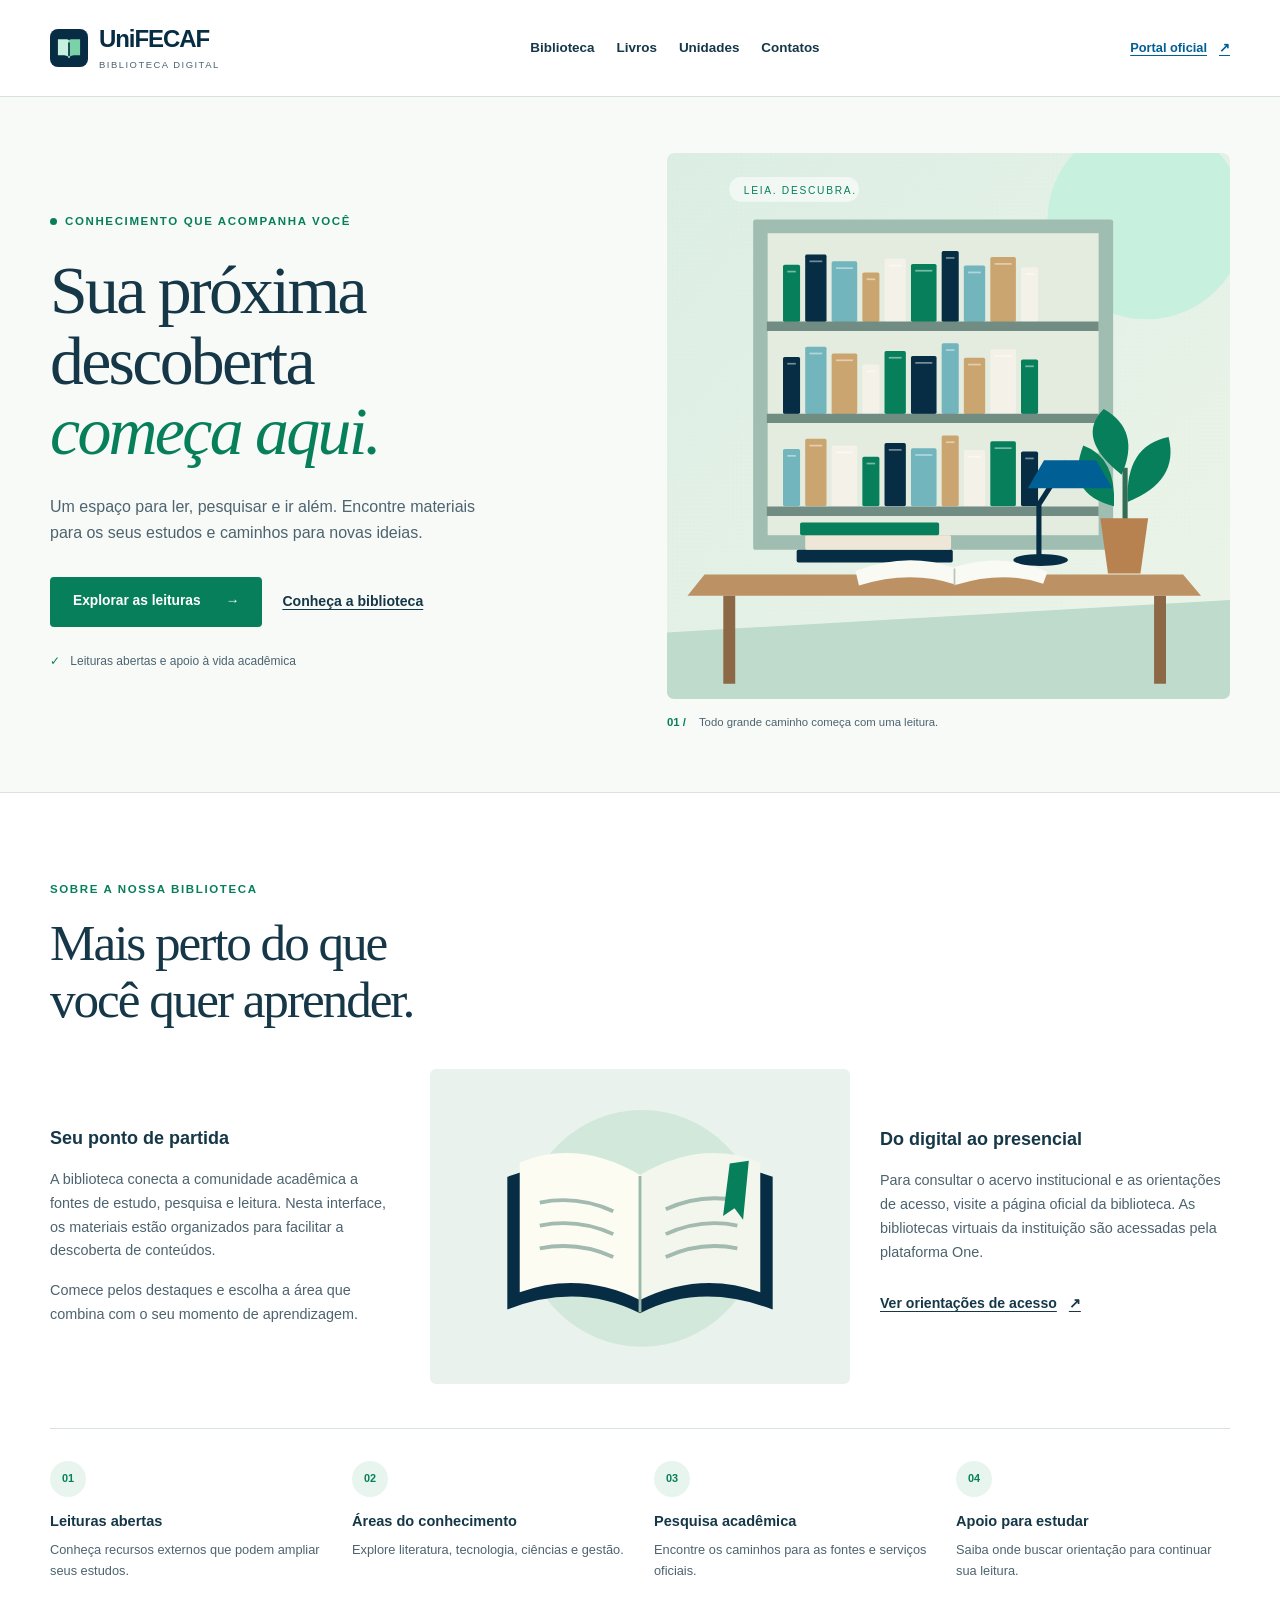
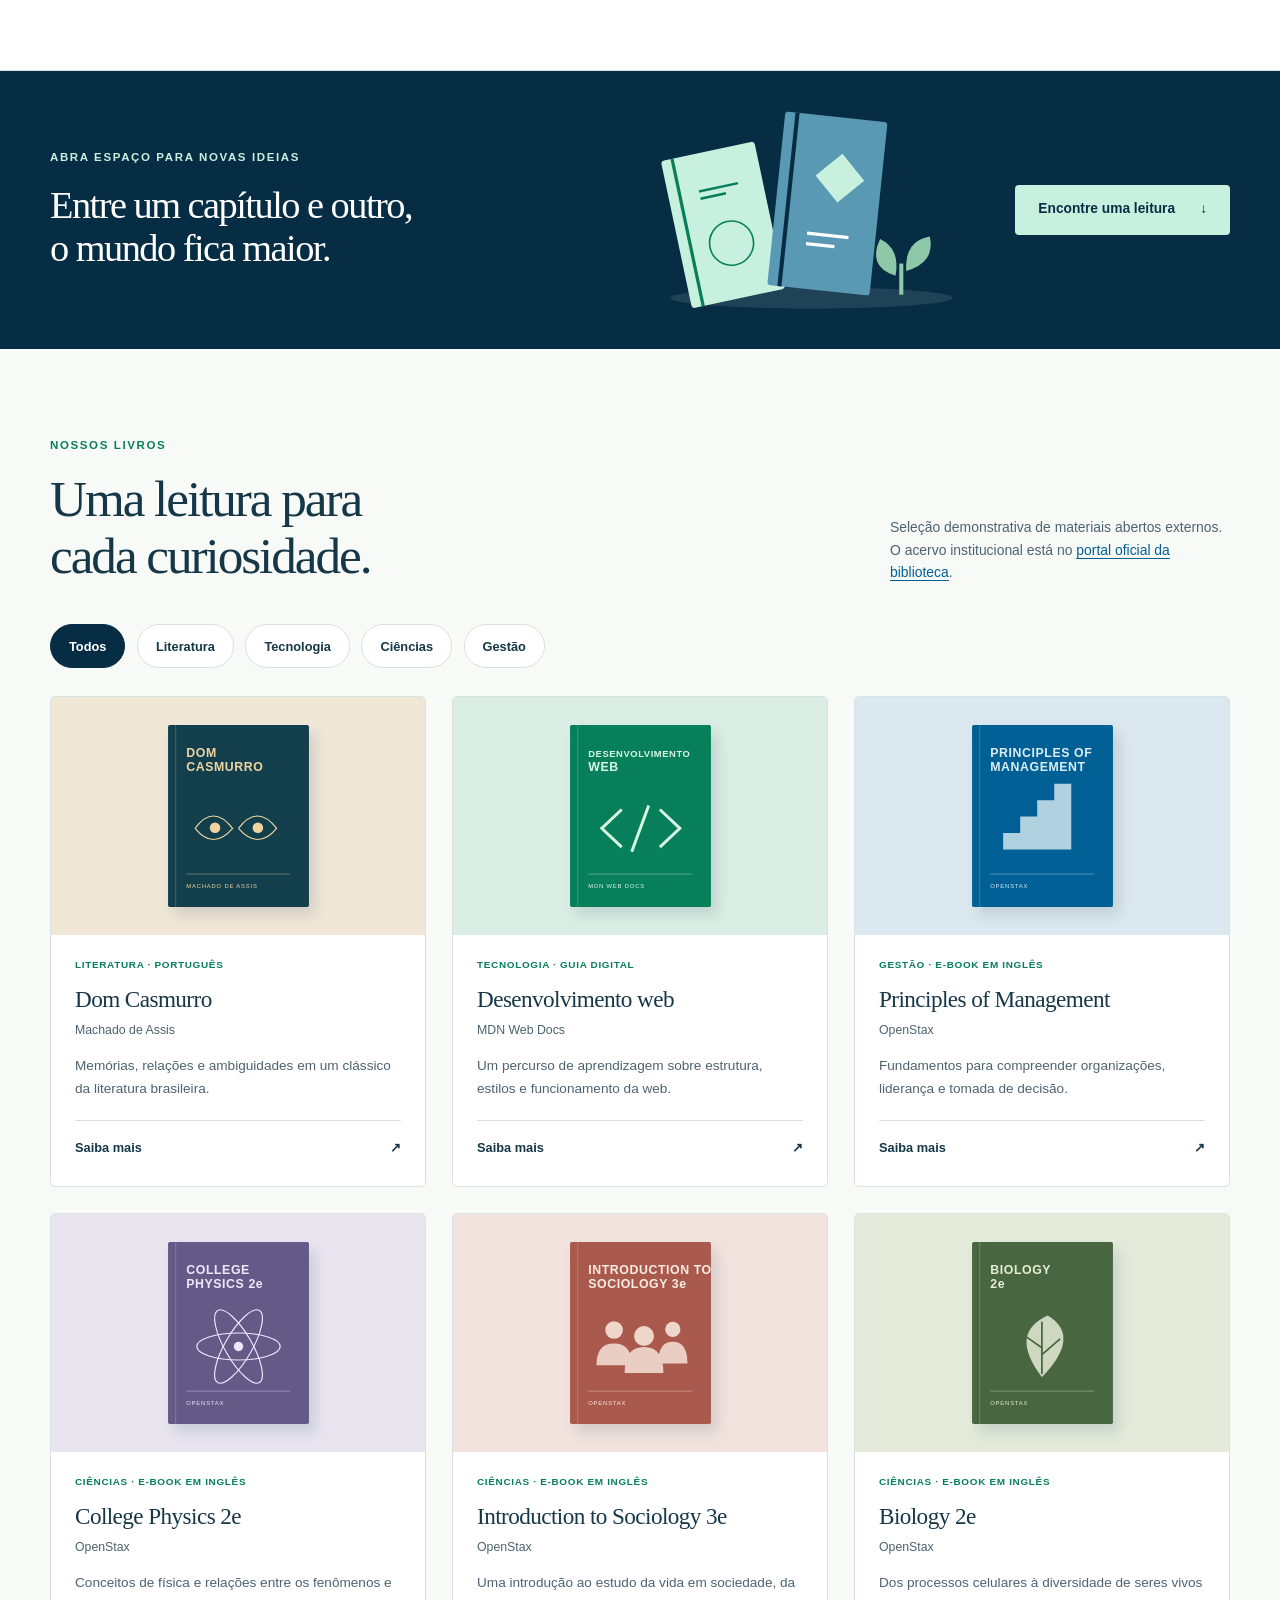
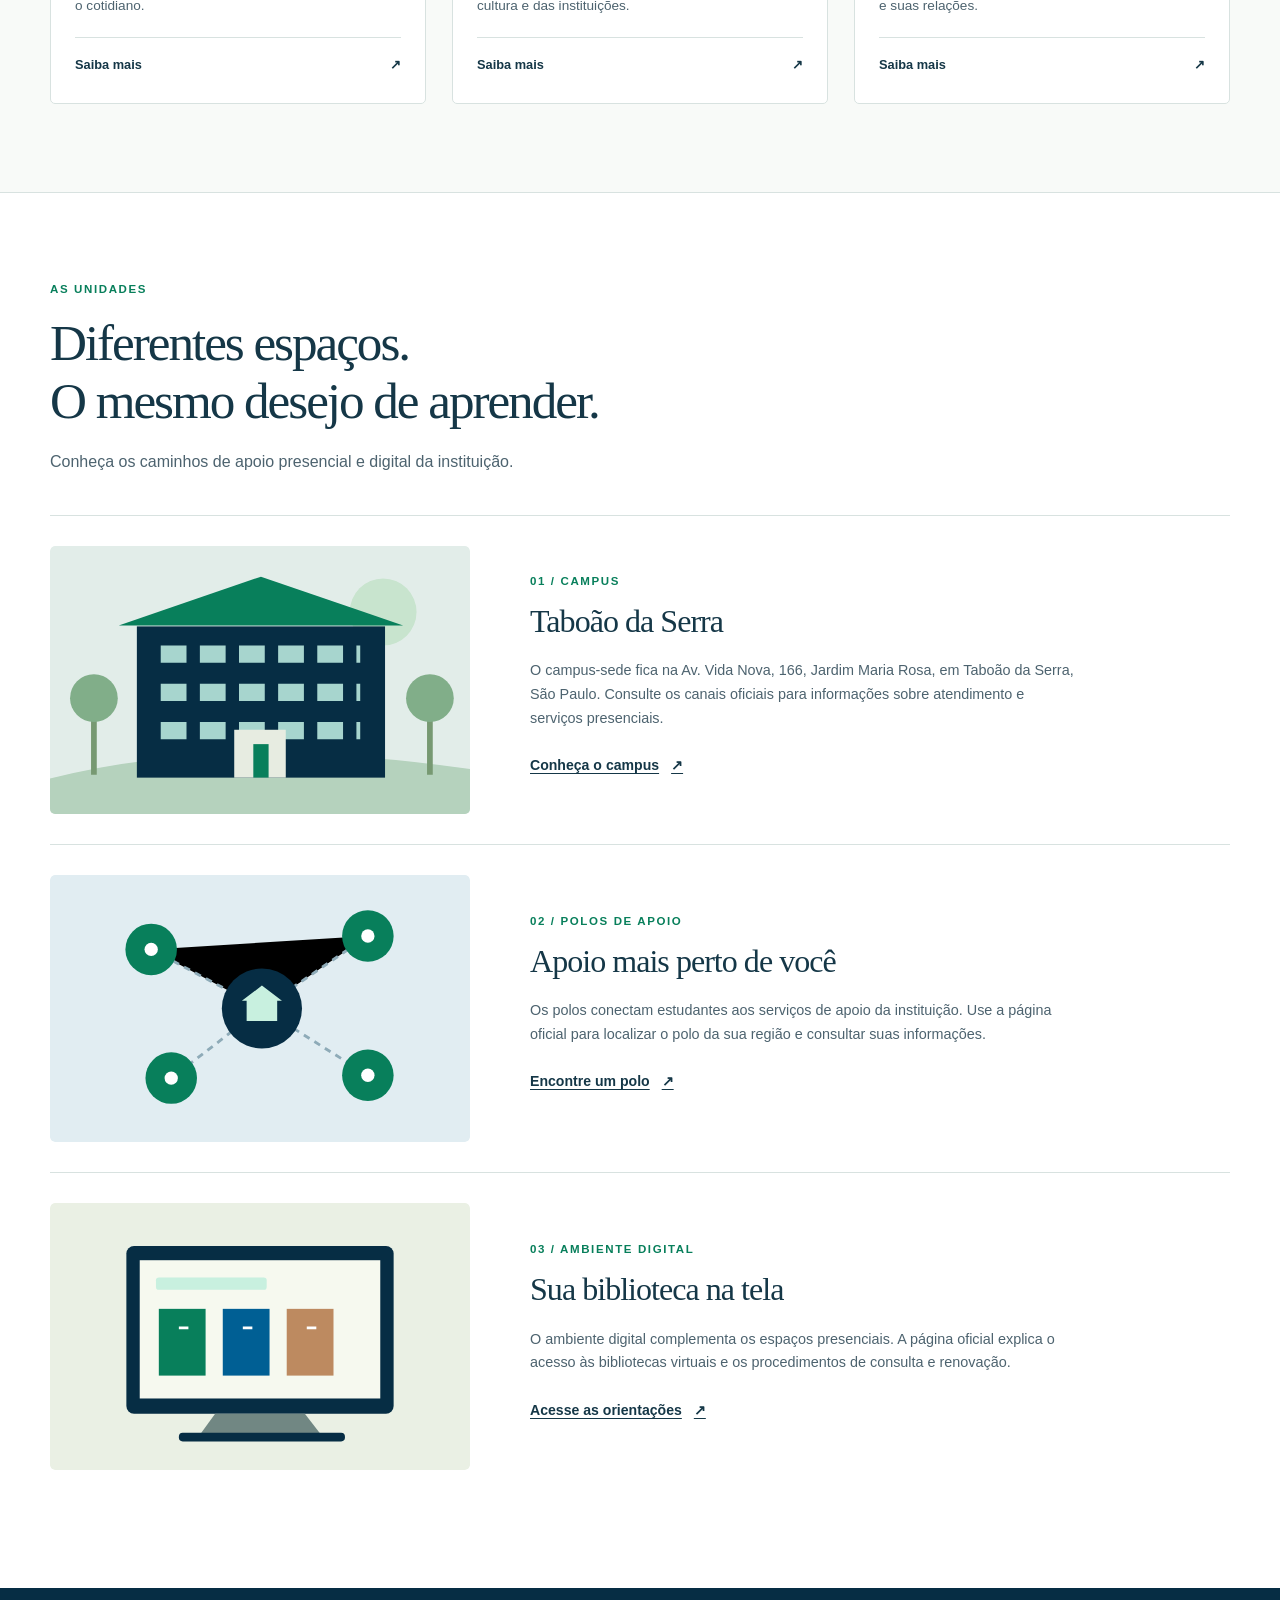
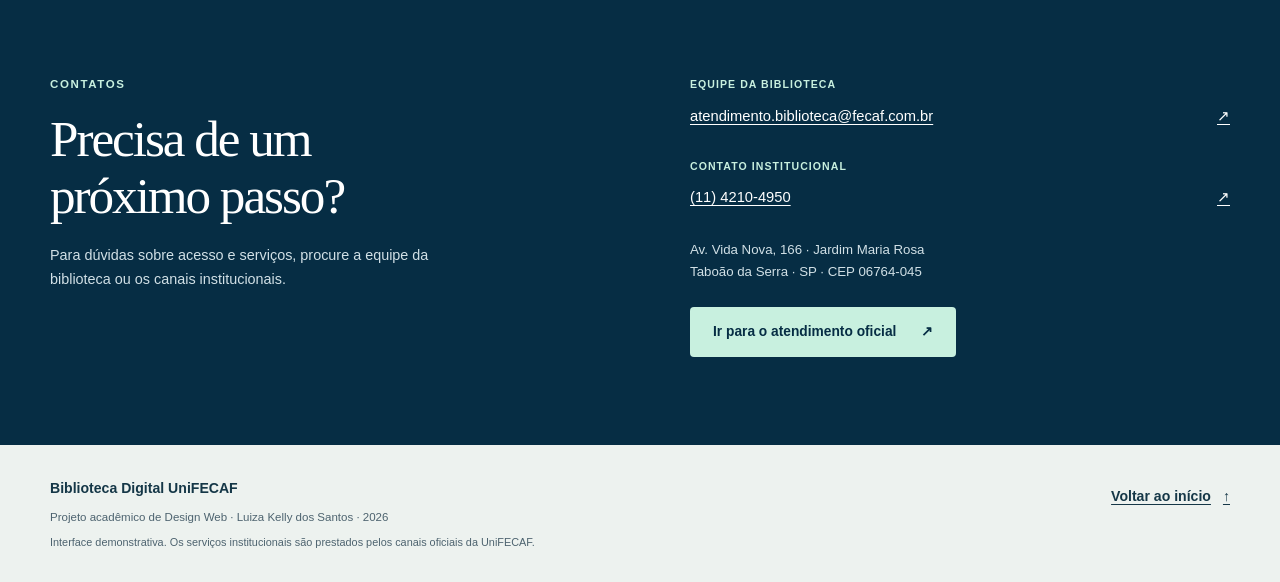
<file: index.html>
<!DOCTYPE html>
<html lang="pt-BR">
  <head>
    <meta charset="UTF-8">
    <meta name="viewport" content="width=device-width, initial-scale=1.0">
    <meta name="description" content="Projeto acadêmico da Biblioteca Digital UniFECAF. Explore leituras abertas, conheça os serviços e encontre apoio para estudar.">
    <meta name="author" content="Luiza Kelly dos Santos">
    <meta name="theme-color" content="#062D44">
    <title>Biblioteca Digital UniFECAF | Luiza Kelly dos Santos</title>
    <link rel="icon" type="image/svg+xml" href="assets/imagens/favicon.svg">
    <link rel="stylesheet" href="css/style.css">
  </head>
  <body>
    <!-- Primeiro link da página: permite pular a navegação pelo teclado. -->
    <a class="skip-link" href="#conteudo">Ir para o conteúdo</a>
    <!-- As quatro âncoras mantêm a navegação definida no protótipo. -->
    <header class="site-header">
      <div class="container header-inner">
        <a class="brand" href="#inicio" aria-label="Biblioteca Digital UniFECAF, início">
          <img src="assets/imagens/favicon.svg" alt="" width="38" height="38">
          <span>
            <strong>UniFECAF</strong>
            <span class="brand-caption">BIBLIOTECA DIGITAL</span>
          </span>
        </a>
        <nav aria-label="Navegação principal">
          <ul class="nav-list">
            <li>
              <a href="#biblioteca">Biblioteca</a>
            </li>
            <li>
              <a href="#livros">Livros</a>
            </li>
            <li>
              <a href="#unidades">Unidades</a>
            </li>
            <li>
              <a href="#contatos">Contatos</a>
            </li>
          </ul>
        </nav>
        <a class="portal-link" href="https://www.unifecaf.com.br/biblioteca">Portal oficial <span aria-hidden="true">↗</span>
        </a>
      </div>
    </header>
    <main id="conteudo">
      <!-- Banner principal do protótipo, com texto real em vez de texto na imagem. -->
      <section class="hero" id="inicio" aria-labelledby="titulo-principal">
        <div class="container hero-grid">
          <div class="hero-copy">
            <p class="eyebrow">
              <span class="status-dot" aria-hidden="true"></span> CONHECIMENTO QUE ACOMPANHA VOCÊ</p>
            <h1 id="titulo-principal">Sua próxima<br>descoberta<br>
              <em>começa aqui.</em>
            </h1>
            <p class="hero-description">Um espaço para ler, pesquisar e ir além. Encontre materiais para os seus estudos e caminhos para novas ideias.</p>
            <div class="hero-actions">
              <a class="button button-primary" href="#livros">Explorar as leituras <span aria-hidden="true">→</span>
              </a>
              <a class="text-link" href="#biblioteca">Conheça a biblioteca</a>
            </div>
            <p class="hero-note">
              <span aria-hidden="true">✓</span> Leituras abertas e apoio à vida acadêmica</p>
          </div>
          <figure class="hero-visual">
            <img src="assets/imagens/biblioteca.svg" alt="Ilustração de um espaço de estudo com estante, livros, luminária e uma planta" width="660" height="640" fetchpriority="high">
            <figcaption>
              <span class="caption-number">01 /</span> Todo grande caminho começa com uma leitura.</figcaption>
          </figure>
        </div>
      </section>
      <!-- Sobre a biblioteca: dois textos, imagem central e quatro destaques. -->
      <section class="about section-space" id="biblioteca" aria-labelledby="titulo-biblioteca">
        <div class="container">
          <div class="section-heading">
            <p class="eyebrow">SOBRE A NOSSA BIBLIOTECA</p>
            <h2 id="titulo-biblioteca">Mais perto do que<br>você quer aprender.</h2>
          </div>
          <div class="about-grid">
            <div>
              <h3>Seu ponto de partida</h3>
              <p>A biblioteca conecta a comunidade acadêmica a fontes de estudo, pesquisa e leitura. Nesta interface, os materiais estão organizados para facilitar a descoberta de conteúdos.</p>
              <p>Comece pelos destaques e escolha a área que combina com o seu momento de aprendizagem.</p>
            </div>
            <img class="about-illustration" src="assets/imagens/leitura.svg" alt="Ilustração de um livro aberto com folhas azuis e verdes" width="440" height="330" loading="lazy">
            <div>
              <h3>Do digital ao presencial</h3>
              <p>Para consultar o acervo institucional e as orientações de acesso, visite a página oficial da biblioteca. As bibliotecas virtuais da instituição são acessadas pela plataforma One.</p>
              <a class="text-link" href="https://www.unifecaf.com.br/biblioteca">Ver orientações de acesso <span aria-hidden="true">↗</span>
              </a>
            </div>
          </div>
          <div class="benefit-grid">
            <article class="benefit">
              <span class="benefit-icon" aria-hidden="true">01</span>
              <h3>Leituras abertas</h3>
              <p>Conheça recursos externos que podem ampliar seus estudos.</p>
            </article>
            <article class="benefit">
              <span class="benefit-icon" aria-hidden="true">02</span>
              <h3>Áreas do conhecimento</h3>
              <p>Explore literatura, tecnologia, ciências e gestão.</p>
            </article>
            <article class="benefit">
              <span class="benefit-icon" aria-hidden="true">03</span>
              <h3>Pesquisa acadêmica</h3>
              <p>Encontre os caminhos para as fontes e serviços oficiais.</p>
            </article>
            <article class="benefit">
              <span class="benefit-icon" aria-hidden="true">04</span>
              <h3>Apoio para estudar</h3>
              <p>Saiba onde buscar orientação para continuar sua leitura.</p>
            </article>
          </div>
        </div>
      </section>
      <!-- Segundo banner do protótipo. -->
      <section class="reading-banner" aria-labelledby="titulo-destaque">
        <div class="container banner-inner">
          <div>
            <p class="eyebrow">ABRA ESPAÇO PARA NOVAS IDEIAS</p>
            <h2 id="titulo-destaque">Entre um capítulo e outro,<br>o mundo fica maior.</h2>
          </div>
          <img src="assets/imagens/livros-banner.svg" alt="" width="450" height="270" loading="lazy">
          <a class="button button-light" href="#livros">Encontre uma leitura <span aria-hidden="true">↓</span>
          </a>
        </div>
      </section>
      <!-- Catálogo de seis materiais. Radios nativos + seletores CSS fazem a filtragem. -->
      <section class="catalog section-space" id="livros" aria-labelledby="titulo-livros">
        <div class="container">
          <div class="section-heading catalog-heading">
            <div>
              <p class="eyebrow">NOSSOS LIVROS</p>
              <h2 id="titulo-livros">Uma leitura para<br>cada curiosidade.</h2>
            </div>
            <p>Seleção demonstrativa de materiais abertos externos. O acervo institucional está no <a href="https://www.unifecaf.com.br/biblioteca">portal oficial da biblioteca</a>.</p>
          </div>
          <fieldset class="catalog-controls">
            <legend class="visually-hidden">Filtrar materiais por categoria</legend>
            <input class="filter-input" type="radio" name="categoria" id="cat-todos" checked>
            <label class="filter-label" for="cat-todos">Todos</label>
            <input class="filter-input" type="radio" name="categoria" id="cat-literatura">
            <label class="filter-label" for="cat-literatura">Literatura</label>
            <input class="filter-input" type="radio" name="categoria" id="cat-tecnologia">
            <label class="filter-label" for="cat-tecnologia">Tecnologia</label>
            <input class="filter-input" type="radio" name="categoria" id="cat-ciencias">
            <label class="filter-label" for="cat-ciencias">Ciências</label>
            <input class="filter-input" type="radio" name="categoria" id="cat-gestao">
            <label class="filter-label" for="cat-gestao">Gestão</label>
            <div class="books-grid">
              <article class="book-card" data-category="literatura">
                <div class="book-art art-sand">
                  <img src="assets/imagens/dom-casmurro.svg" alt="Capa ilustrativa de Dom Casmurro" width="240" height="310" loading="lazy">
                </div>
                <div class="book-content">
                  <p class="book-category">LITERATURA · PORTUGUÊS</p>
                  <h3>Dom Casmurro</h3>
                  <p class="book-author">Machado de Assis</p>
                  <p>Memórias, relações e ambiguidades em um clássico da literatura brasileira.</p>
                  <a class="book-link" href="https://bd.camara.leg.br/bd/items/7c25d167-f9a8-4413-b948-276b84dcf53d">Saiba mais <span class="visually-hidden">sobre Dom Casmurro na Biblioteca da Câmara</span>
                    <span aria-hidden="true">↗</span>
                  </a>
                </div>
              </article>
              <article class="book-card" data-category="tecnologia">
                <div class="book-art art-mint">
                  <img src="assets/imagens/html-css.svg" alt="Capa ilustrativa do guia de desenvolvimento web" width="240" height="310" loading="lazy">
                </div>
                <div class="book-content">
                  <p class="book-category">TECNOLOGIA · GUIA DIGITAL</p>
                  <h3>Desenvolvimento web</h3>
                  <p class="book-author">MDN Web Docs</p>
                  <p>Um percurso de aprendizagem sobre estrutura, estilos e funcionamento da web.</p>
                  <a class="book-link" href="https://developer.mozilla.org/pt-BR/docs/Learn_web_development">Saiba mais <span class="visually-hidden">sobre desenvolvimento web na MDN</span>
                    <span aria-hidden="true">↗</span>
                  </a>
                </div>
              </article>
              <article class="book-card" data-category="gestao">
                <div class="book-art art-sky">
                  <img src="assets/imagens/gestao.svg" alt="Capa ilustrativa de Principles of Management" width="240" height="310" loading="lazy">
                </div>
                <div class="book-content">
                  <p class="book-category">GESTÃO · E-BOOK EM INGLÊS</p>
                  <h3 lang="en">Principles of Management</h3>
                  <p class="book-author">OpenStax</p>
                  <p>Fundamentos para compreender organizações, liderança e tomada de decisão.</p>
                  <a class="book-link" href="https://openstax.org/details/books/principles-management">Saiba mais <span class="visually-hidden">sobre Principles of Management na OpenStax</span>
                    <span aria-hidden="true">↗</span>
                  </a>
                </div>
              </article>
              <article class="book-card" data-category="ciencias">
                <div class="book-art art-lilac">
                  <img src="assets/imagens/fisica.svg" alt="Capa ilustrativa de College Physics 2e" width="240" height="310" loading="lazy">
                </div>
                <div class="book-content">
                  <p class="book-category">CIÊNCIAS · E-BOOK EM INGLÊS</p>
                  <h3 lang="en">College Physics 2e</h3>
                  <p class="book-author">OpenStax</p>
                  <p>Conceitos de física e relações entre os fenômenos e o cotidiano.</p>
                  <a class="book-link" href="https://openstax.org/details/books/college-physics-2e">Saiba mais <span class="visually-hidden">sobre College Physics 2e na OpenStax</span>
                    <span aria-hidden="true">↗</span>
                  </a>
                </div>
              </article>
              <article class="book-card" data-category="ciencias">
                <div class="book-art art-rose">
                  <img src="assets/imagens/sociologia.svg" alt="Capa ilustrativa de Introduction to Sociology 3e" width="240" height="310" loading="lazy">
                </div>
                <div class="book-content">
                  <p class="book-category">CIÊNCIAS · E-BOOK EM INGLÊS</p>
                  <h3 lang="en">Introduction to Sociology 3e</h3>
                  <p class="book-author">OpenStax</p>
                  <p>Uma introdução ao estudo da vida em sociedade, da cultura e das instituições.</p>
                  <a class="book-link" href="https://openstax.org/details/books/introduction-sociology-3e">Saiba mais <span class="visually-hidden">sobre Introduction to Sociology 3e na OpenStax</span>
                    <span aria-hidden="true">↗</span>
                  </a>
                </div>
              </article>
              <article class="book-card" data-category="ciencias">
                <div class="book-art art-olive">
                  <img src="assets/imagens/biologia.svg" alt="Capa ilustrativa de Biology 2e" width="240" height="310" loading="lazy">
                </div>
                <div class="book-content">
                  <p class="book-category">CIÊNCIAS · E-BOOK EM INGLÊS</p>
                  <h3 lang="en">Biology 2e</h3>
                  <p class="book-author">OpenStax</p>
                  <p>Dos processos celulares à diversidade de seres vivos e suas relações.</p>
                  <a class="book-link" href="https://openstax.org/details/books/biology-2e">Saiba mais <span class="visually-hidden">sobre Biology 2e na OpenStax</span>
                    <span aria-hidden="true">↗</span>
                  </a>
                </div>
              </article>
            </div>
          </fieldset>
        </div>
      </section>
      <!-- Três blocos de unidades, com imagem à esquerda e texto à direita. -->
      <section class="units section-space" id="unidades" aria-labelledby="titulo-unidades">
        <div class="container">
          <div class="section-heading">
            <p class="eyebrow">AS UNIDADES</p>
            <h2 id="titulo-unidades">Diferentes espaços.<br>O mesmo desejo de aprender.</h2>
            <p>Conheça os caminhos de apoio presencial e digital da instituição.</p>
          </div>
          <div class="unit-list">
            <article class="unit-row">
              <img src="assets/imagens/campus.svg" alt="Ilustração de um prédio de ensino" width="440" height="280" loading="lazy">
              <div class="unit-copy">
                <p class="eyebrow">01 / CAMPUS</p>
                <h3>Taboão da Serra</h3>
                <p>O campus-sede fica na Av. Vida Nova, 166, Jardim Maria Rosa, em Taboão da Serra, São Paulo. Consulte os canais oficiais para informações sobre atendimento e serviços presenciais.</p>
                <a class="text-link" href="https://www.unifecaf.com.br/graduacao-presencial">Conheça o campus <span aria-hidden="true">↗</span>
                </a>
              </div>
            </article>
            <article class="unit-row">
              <img src="assets/imagens/polos.svg" alt="Ilustração de pontos conectados que representam polos de apoio" width="440" height="280" loading="lazy">
              <div class="unit-copy">
                <p class="eyebrow">02 / POLOS DE APOIO</p>
                <h3>Apoio mais perto de você</h3>
                <p>Os polos conectam estudantes aos serviços de apoio da instituição. Use a página oficial para localizar o polo da sua região e consultar suas informações.</p>
                <a class="text-link" href="https://www.unifecaf.com.br/polos">Encontre um polo <span aria-hidden="true">↗</span>
                </a>
              </div>
            </article>
            <article class="unit-row">
              <img src="assets/imagens/digital.svg" alt="Ilustração de um computador com livros digitais" width="440" height="280" loading="lazy">
              <div class="unit-copy">
                <p class="eyebrow">03 / AMBIENTE DIGITAL</p>
                <h3>Sua biblioteca na tela</h3>
                <p>O ambiente digital complementa os espaços presenciais. A página oficial explica o acesso às bibliotecas virtuais e os procedimentos de consulta e renovação.</p>
                <a class="text-link" href="https://www.unifecaf.com.br/biblioteca">Acesse as orientações <span aria-hidden="true">↗</span>
                </a>
              </div>
            </article>
          </div>
        </div>
      </section>
      <!-- Contatos reais encaminham o visitante aos canais oficiais. -->
      <section class="contact section-space" id="contatos" aria-labelledby="titulo-contatos">
        <div class="container contact-grid">
          <div>
            <p class="eyebrow">CONTATOS</p>
            <h2 id="titulo-contatos">Precisa de um<br>próximo passo?</h2>
            <p>Para dúvidas sobre acesso e serviços, procure a equipe da biblioteca ou os canais institucionais.</p>
          </div>
          <div class="contact-details">
            <address>
              <p class="contact-label">EQUIPE DA BIBLIOTECA</p>
              <a href="mailto:atendimento.biblioteca@fecaf.com.br">atendimento.biblioteca@fecaf.com.br <span aria-hidden="true">↗</span>
              </a>
              <p class="contact-label">CONTATO INSTITUCIONAL</p>
              <a href="tel:+551142104950">(11) 4210-4950 <span aria-hidden="true">↗</span>
              </a>
              <p>Av. Vida Nova, 166 · Jardim Maria Rosa<br>Taboão da Serra · SP · CEP 06764-045</p>
            </address>
            <a class="button button-light" href="https://www.unifecaf.com.br/fale-conosco">Ir para o atendimento oficial <span aria-hidden="true">↗</span>
            </a>
          </div>
        </div>
      </section>
    </main>
    <footer class="site-footer">
      <div class="container footer-inner">
        <div>
          <strong>Biblioteca Digital UniFECAF</strong>
          <p>Projeto acadêmico de Design Web · Luiza Kelly dos Santos · 2026</p>
          <p class="footer-disclaimer">Interface demonstrativa. Os serviços institucionais são prestados pelos canais oficiais da UniFECAF.</p>
        </div>
        <a class="text-link" href="#inicio">Voltar ao início <span aria-hidden="true">↑</span>
        </a>
      </div>
    </footer>
  </body>
</html>
</file>
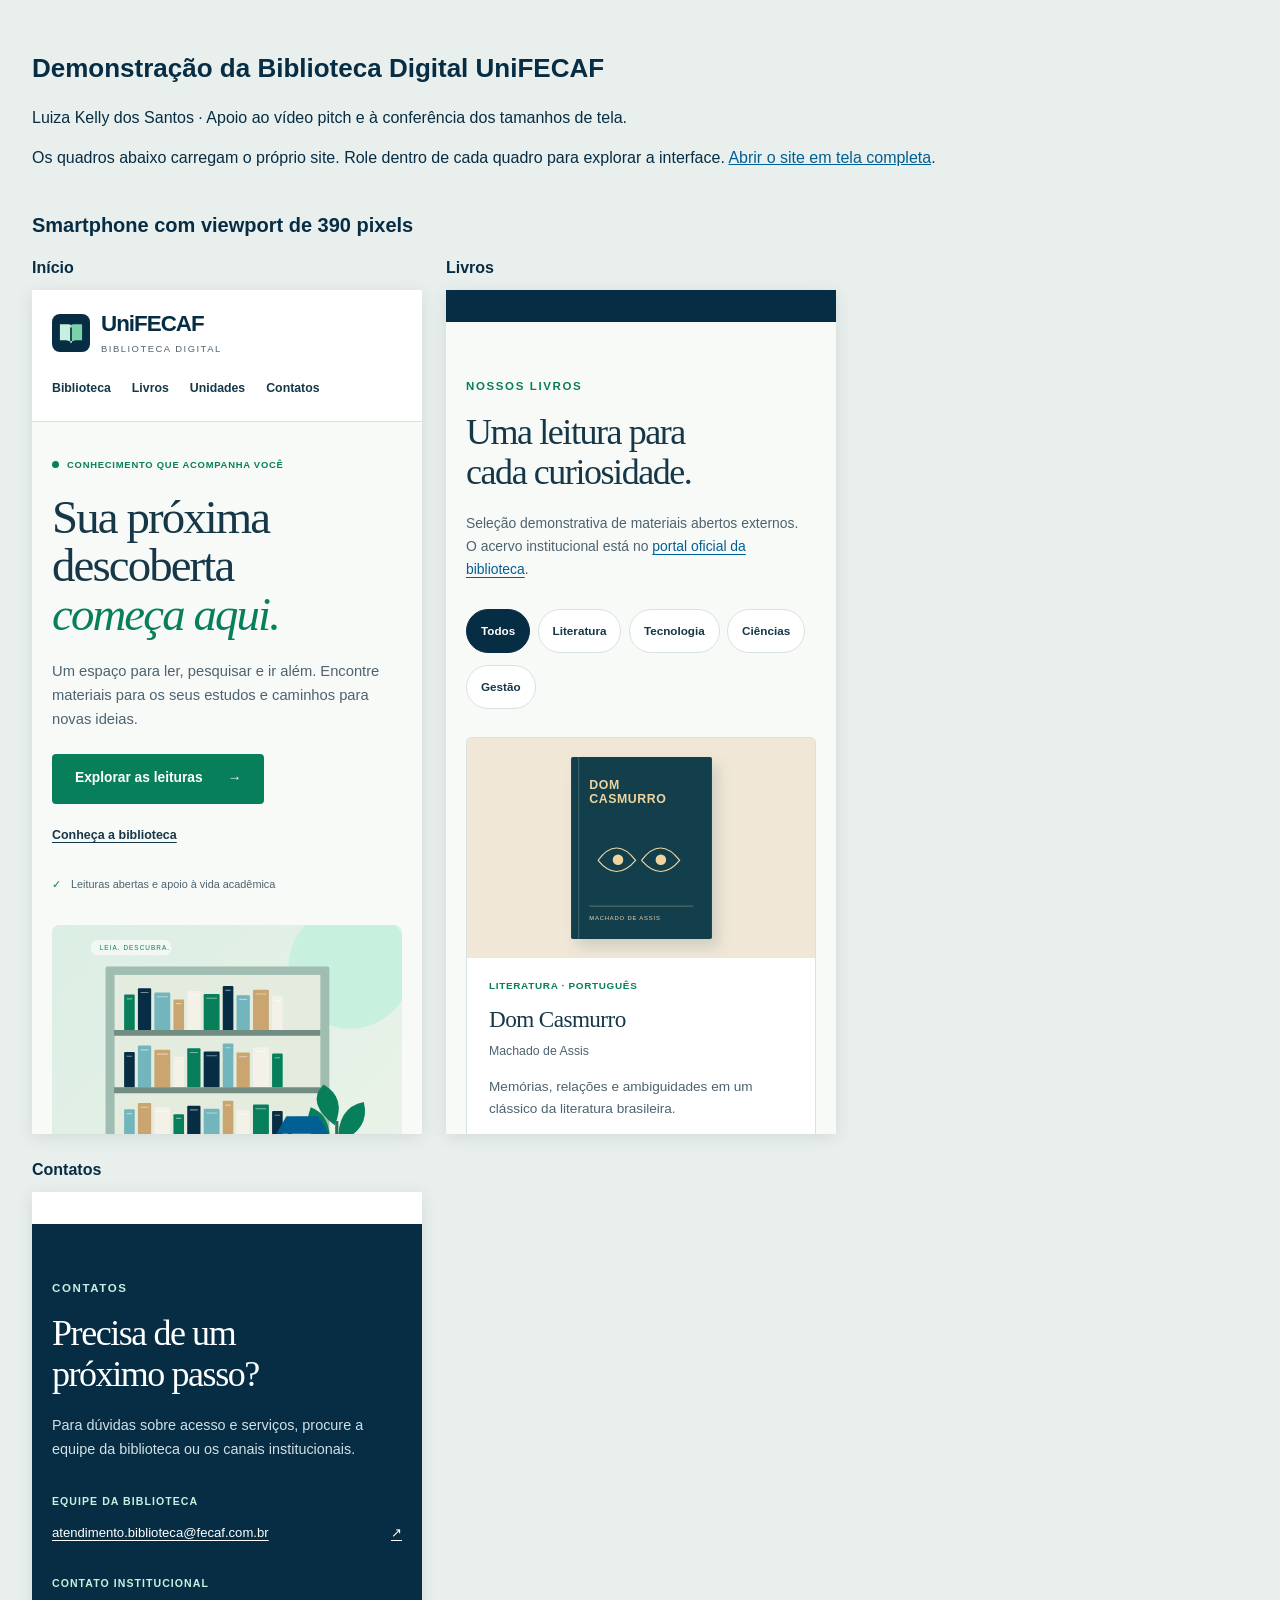
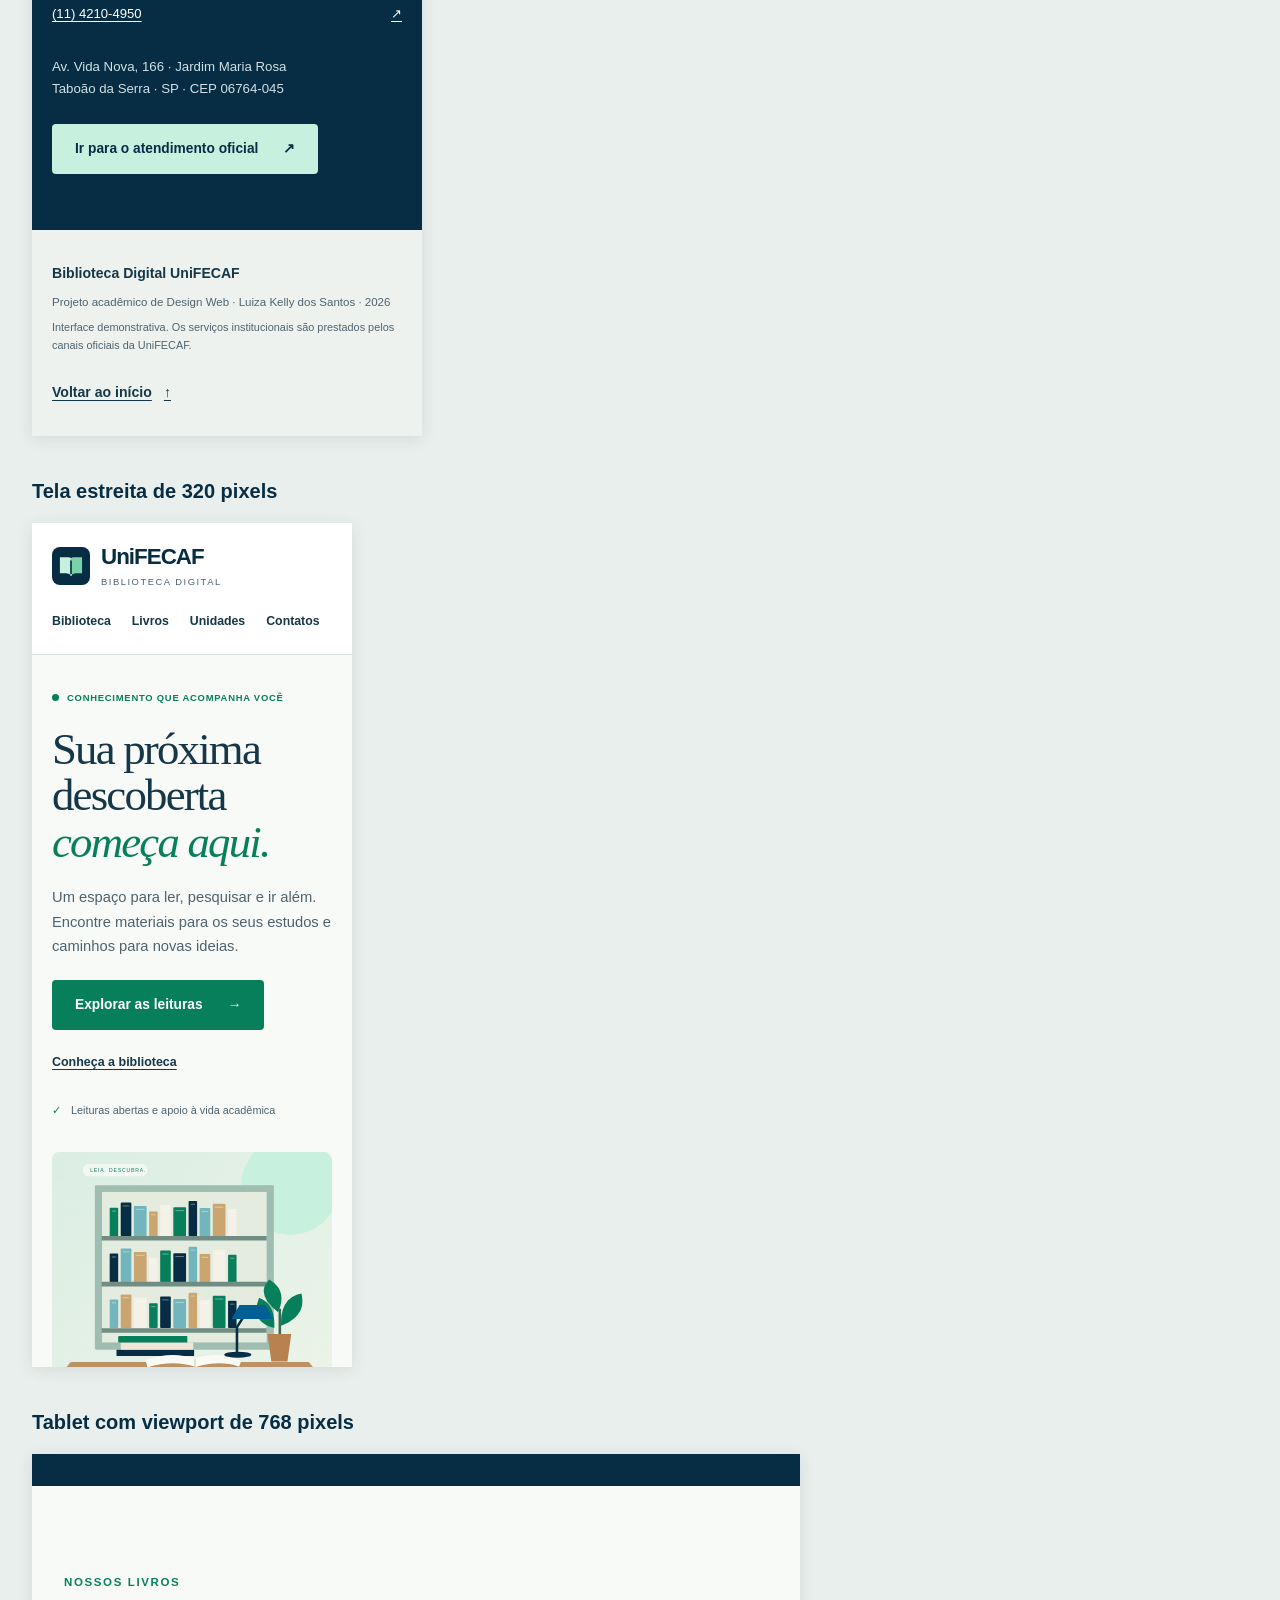
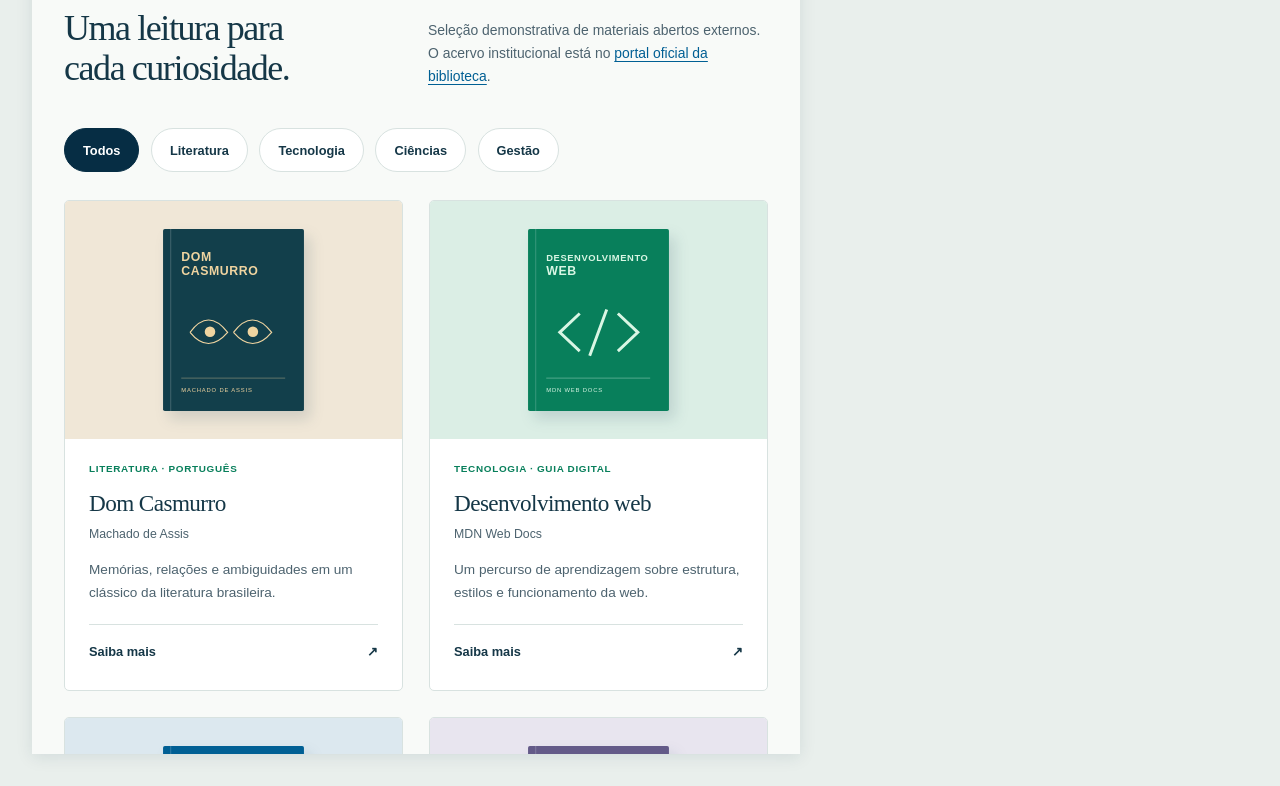
<file: apresentacao.html>
<!DOCTYPE html>
<html lang="pt-BR">
  <head>
    <meta charset="UTF-8">
    <meta name="viewport" content="width=device-width, initial-scale=1.0">
    <title>Demonstração responsiva | Biblioteca Digital UniFECAF</title>
    <link rel="stylesheet" href="css/apresentacao.css">
  </head>
  <body>
    <main>
      <h1>Demonstração da Biblioteca Digital UniFECAF</h1>
      <p>Luiza Kelly dos Santos · Apoio ao vídeo pitch e à conferência dos tamanhos de tela.</p>
      <p>Os quadros abaixo carregam o próprio site. Role dentro de cada quadro para explorar a interface. <a href="index.html">Abrir o site em tela completa</a>.</p>
      <section>
        <h2>Smartphone com viewport de 390 pixels</h2>
        <div class="mobile-group">
          <figure><figcaption>Início</figcaption><iframe id="mobile-inicio" class="mobile" title="Site em smartphone de 390 pixels no início" src="index.html"></iframe></figure>
          <figure><figcaption>Livros</figcaption><iframe id="mobile-livros" class="mobile" title="Site em smartphone de 390 pixels nos livros" src="index.html#livros"></iframe></figure>
          <figure><figcaption>Contatos</figcaption><iframe id="mobile-contatos" class="mobile" title="Site em smartphone de 390 pixels nos contatos" src="index.html#contatos"></iframe></figure>
        </div>
      </section>
      <section><h2>Tela estreita de 320 pixels</h2><iframe id="mobile-320" class="narrow" title="Site em viewport de 320 pixels" src="index.html"></iframe></section>
      <section><h2>Tablet com viewport de 768 pixels</h2><iframe id="tablet-768" class="tablet" title="Site em tablet de 768 pixels no catálogo" src="index.html#livros"></iframe></section>
    </main>
  </body>
</html>
</file>
<file: css/style.css>
/* 1. Identidade visual: alterar estas variáveis atualiza toda a interface. */
:root {
  --navy: #062d44;
  --blue: #005f94;
  --green: #087f5b;
  --mint: #c8f0df;
  --ink: #153747;
  --muted: #4d636f;
  --paper: #f8faf8;
  --white: #ffffff;
  --line: #d8e2e0;
  --serif: Georgia, 'Times New Roman', serif;
  --sans: Arial, Helvetica, sans-serif;
  --container: 1180px;
}

/* 2. Base: border-box evita que padding e bordas ultrapassem as larguras. */
* {
  box-sizing: border-box;
}
html {
  scroll-behavior: smooth;
}
body {
  margin: 0;
  background: var(--paper);
  color: var(--ink);
  font: 1rem/1.65 var(--sans);
}
img {
  display: block;
  max-width: 100%;
  height: auto;
}
a {
  color: inherit;
  text-underline-offset: 0.22em;
}
a:hover {
  color: var(--green);
}
button, input {
  font: inherit;
}
h1, h2, h3, p, figure {
  margin: 0;
}
h1, h2 {
  font-family: var(--serif);
  font-weight: 400;
  letter-spacing: -0.04em;
}
h2 {
  font-size: clamp(2.25rem, 4vw, 3.3rem);
  line-height: 1.12;
}
h3 {
  font-size: 1.125rem;
  line-height: 1.35;
}
p + p {
  margin-top: 1rem;
}
section[id] {
  scroll-margin-top: 2rem;
}
.container {
  width: min(var(--container), calc(100% - 64px));
  margin-inline: auto;
}
.section-space {
  padding-block: 88px;
}
.eyebrow {
  font-size: 0.72rem;
  line-height: 1.5;
  letter-spacing: 0.14em;
  font-weight: 700;
  color: var(--green);
}
.section-heading {
  margin-bottom: 40px;
}
.section-heading .eyebrow {
  margin-bottom: 16px;
}
.section-heading > p:last-child:not(.eyebrow) {
  margin-top: 20px;
  color: var(--muted);
}
.text-link {
  display: inline-flex;
  align-items: center;
  gap: 12px;
  min-height: 44px;
  font-size: 0.88rem;
  font-weight: 700;
  text-decoration: underline;
}
.button {
  display: inline-flex;
  align-items: center;
  justify-content: center;
  gap: 25px;
  min-height: 50px;
  padding: 12px 23px;
  border-radius: 4px;
  font-size: 0.86rem;
  font-weight: 700;
  text-decoration: none;
  transition: background 150ms ease;
}
.button-primary {
  background: var(--green);
  color: var(--white);
}
.button-primary:hover {
  background: #056445;
  color: var(--white);
}
.button-light {
  background: var(--mint);
  color: var(--navy);
}
.button-light:hover {
  background: var(--white);
  color: var(--navy);
}

/* 3. Acessibilidade: foco visível, link de salto e texto para leitores de tela. */
:focus-visible {
  outline: 3px solid var(--green);
  outline-offset: 5px;
}
.contact :focus-visible, .reading-banner :focus-visible {
  outline-color: var(--mint);
}
.skip-link {
  position: absolute;
  left: 16px;
  top: -120px;
  z-index: 10;
  padding: 12px 18px;
  background: var(--navy);
  color: var(--white);
}
.skip-link:focus {
  top: 12px;
  color: var(--white);
}
.visually-hidden, .filter-input {
  position: absolute;
  width: 1px;
  height: 1px;
  padding: 0;
  margin: -1px;
  overflow: hidden;
  clip-path: inset(50%);
  white-space: nowrap;
  border: 0;
}

/* 4. Cabeçalho: Flexbox permite que a navegação se reorganize no celular. */
.site-header {
  background: var(--white);
  border-bottom: 1px solid var(--line);
}
.header-inner {
  min-height: 96px;
  display: flex;
  align-items: center;
  justify-content: space-between;
  gap: 28px;
}
.brand {
  display: flex;
  align-items: center;
  gap: 11px;
  text-decoration: none;
  color: var(--navy);
}
.brand strong {
  display: block;
  font-size: 1.5rem;
  line-height: 1.25;
  letter-spacing: -0.045em;
}
.brand-caption {
  display: block;
  margin-top: 3px;
  font-size: 0.59rem;
  letter-spacing: 0.16em;
  color: var(--muted);
}
.nav-list {
  display: flex;
  flex-wrap: wrap;
  list-style: none;
  margin: 0;
  padding: 0;
  gap: 22px;
}
.nav-list a {
  display: inline-flex;
  align-items: center;
  min-height: 44px;
  font-size: 0.84rem;
  font-weight: 700;
  text-decoration: none;
}
.nav-list a:hover {
  text-decoration: underline;
}
.portal-link {
  font-size: 0.8rem;
  min-height: 44px;
  display: inline-flex;
  align-items: center;
  gap: 12px;
  font-weight: 700;
  color: var(--blue);
}

/* 5. Hero: a imagem permanece proporcional graças ao viewBox do SVG. */
.hero {
  padding-block: 56px 60px;
}
.hero-grid {
  display: grid;
  grid-template-columns: 1fr 1fr;
  align-items: center;
  gap: 54px;
}
.hero-copy .eyebrow {
  display: flex;
  align-items: center;
  gap: 8px;
  margin-bottom: 26px;
}
.status-dot {
  display: inline-block;
  width: 7px;
  height: 7px;
  border-radius: 50%;
  background: var(--green);
  flex-shrink: 0;
}
h1 {
  font-size: clamp(3rem, 5.3vw, 4.6rem);
  line-height: 1.04;
}
h1 em {
  font-weight: 400;
  color: var(--green);
}
.hero-description {
  margin-top: 26px;
  color: var(--muted);
  max-width: 440px;
}
.hero-actions {
  display: flex;
  flex-wrap: wrap;
  align-items: center;
  gap: 20px;
  margin-top: 30px;
}
.hero-note {
  margin-top: 25px;
  font-size: 0.75rem;
  color: var(--muted);
}
.hero-note span {
  color: var(--green);
  margin-right: 7px;
}
.hero-visual img {
  width: 100%;
  border-radius: 7px;
}
.hero-visual figcaption {
  margin-top: 14px;
  font-size: 0.71rem;
  color: var(--muted);
}
.caption-number {
  color: var(--green);
  font-weight: 700;
  margin-right: 10px;
}

/* 6. Sobre a biblioteca: três colunas e quatro destaques no desktop. */
.about {
  background: var(--white);
  border-block: 1px solid var(--line);
}
.about-grid {
  display: grid;
  grid-template-columns: 1fr 1.2fr 1fr;
  align-items: center;
  gap: 30px;
}
.about-grid h3 {
  margin-bottom: 18px;
}
.about-grid p {
  color: var(--muted);
  font-size: 0.9rem;
}
.about-grid .text-link {
  margin-top: 17px;
}
.about-illustration {
  border-radius: 5px;
  width: 100%;
}
.benefit-grid {
  display: grid;
  grid-template-columns: repeat(4, minmax(0, 1fr));
  gap: 28px;
  border-top: 1px solid var(--line);
  padding-top: 32px;
  margin-top: 44px;
}
.benefit-icon {
  display: flex;
  align-items: center;
  justify-content: center;
  width: 36px;
  height: 36px;
  background: #e8f5ef;
  color: var(--green);
  border-radius: 50%;
  font-size: 0.68rem;
  font-weight: 700;
  margin-bottom: 15px;
}
.benefit h3 {
  font-size: 0.91rem;
  margin-bottom: 8px;
}
.benefit p {
  color: var(--muted);
  font-size: 0.8rem;
}

/* 7. Banner intermediário. */
.reading-banner {
  background: var(--navy);
  color: var(--white);
}
.banner-inner {
  min-height: 278px;
  display: grid;
  grid-template-columns: 1.2fr 0.8fr auto;
  align-items: center;
  gap: 24px;
}
.reading-banner .eyebrow {
  color: var(--mint);
  margin-bottom: 18px;
}
.reading-banner h2 {
  font-size: clamp(2rem, 3vw, 2.55rem);
}
.banner-inner img {
  width: 100%;
}

/* 8. Catálogo: os filtros usam apenas o estado checked dos radios HTML. */
.catalog-heading {
  display: flex;
  justify-content: space-between;
  align-items: flex-end;
  gap: 40px;
}
.catalog-heading > p {
  max-width: 340px;
  font-size: 0.87rem;
  color: var(--muted);
}
.catalog-heading a {
  color: var(--blue);
}
.catalog-controls {
  border: 0;
  margin: 0;
  padding: 0;
  min-width: 0;
}
.filter-label {
  display: inline-flex;
  align-items: center;
  justify-content: center;
  min-height: 44px;
  padding: 8px 18px;
  margin: 0 7px 12px 0;
  border: 1px solid var(--line);
  border-radius: 24px;
  background: var(--white);
  font-size: 0.8rem;
  font-weight: 700;
  cursor: pointer;
}
.filter-label:hover {
  border-color: var(--green);
}
.filter-input:checked + .filter-label {
  background: var(--navy);
  color: var(--white);
  border-color: var(--navy);
}
.filter-input:focus-visible + .filter-label {
  outline: 3px solid var(--green);
  outline-offset: 4px;
}
.books-grid {
  margin-top: 16px;
  display: grid;
  grid-template-columns: repeat(3, minmax(0, 1fr));
  gap: 26px;
}
#cat-literatura:checked ~ .books-grid .book-card:not([data-category="literatura"]),
#cat-tecnologia:checked ~ .books-grid .book-card:not([data-category="tecnologia"]),
#cat-ciencias:checked ~ .books-grid .book-card:not([data-category="ciencias"]),
#cat-gestao:checked ~ .books-grid .book-card:not([data-category="gestao"]) {
  display: none;
}
.book-card {
  background: var(--white);
  border: 1px solid var(--line);
  border-radius: 5px;
  overflow: hidden;
  display: flex;
  flex-direction: column;
}
.book-art {
  display: flex;
  align-items: center;
  justify-content: center;
  height: 238px;
  padding: 22px;
}
.book-art img {
  width: 141px;
  height: 182px;
  filter: drop-shadow(6px 8px 7px #062d4422);
}
.art-sand {
  background: #f0e7d7;
}
.art-mint {
  background: #dbeee5;
}
.art-sky {
  background: #dce8ef;
}
.art-lilac {
  background: #e8e5ef;
}
.art-rose {
  background: #f2e3de;
}
.art-olive {
  background: #e4ebdb;
}
.book-content {
  padding: 22px 24px;
  display: flex;
  flex-direction: column;
  flex: 1;
}
.book-category {
  color: var(--green);
  font-size: 0.62rem;
  font-weight: 700;
  letter-spacing: 0.07em;
  margin-bottom: 10px;
}
.book-content h3 {
  font-family: var(--serif);
  font-size: 1.45rem;
  font-weight: 400;
  letter-spacing: -0.025em;
}
.book-author {
  font-size: 0.77rem;
  color: var(--muted);
  margin-top: 5px;
}
.book-content > p:last-of-type {
  font-size: 0.85rem;
  color: var(--muted);
  margin-top: 15px;
  margin-bottom: 20px;
}
.book-link {
  display: flex;
  justify-content: space-between;
  align-items: center;
  min-height: 44px;
  border-top: 1px solid var(--line);
  margin-top: auto;
  padding-top: 9px;
  text-decoration: none;
  font-size: 0.8rem;
  font-weight: 700;
}
.book-link:hover {
  text-decoration: underline;
}

/* 9. Unidades e contatos. */
.units {
  background: var(--white);
  border-top: 1px solid var(--line);
}
.unit-row {
  display: grid;
  grid-template-columns: 0.75fr 1.25fr;
  gap: 60px;
  align-items: center;
  padding-block: 30px;
  border-top: 1px solid var(--line);
}
.unit-row img {
  width: 100%;
  border-radius: 5px;
}
.unit-copy .eyebrow {
  margin-bottom: 10px;
}
.unit-copy h3 {
  font-family: var(--serif);
  font-size: 2rem;
  font-weight: 400;
  letter-spacing: -0.03em;
  margin-bottom: 16px;
}
.unit-copy > p:not(.eyebrow) {
  font-size: 0.9rem;
  color: var(--muted);
  max-width: 550px;
}
.unit-copy .text-link {
  margin-top: 13px;
}
.contact {
  background: var(--navy);
  color: var(--white);
}
.contact-grid {
  display: grid;
  grid-template-columns: 1fr 1fr;
  gap: 100px;
}
.contact .eyebrow {
  color: var(--mint);
  margin-bottom: 16px;
}
.contact-grid > div:first-child > p:last-child {
  color: #d1e0e6;
  max-width: 410px;
  margin-top: 20px;
  font-size: 0.9rem;
}
.contact address {
  font-style: normal;
}
.contact-label {
  font-size: 0.66rem;
  letter-spacing: 0.1em;
  font-weight: 700;
  color: var(--mint);
  margin-top: 20px;
}
.contact-label:first-child {
  margin-top: 0;
}
.contact address > a {
  display: flex;
  align-items: center;
  justify-content: space-between;
  gap: 10px;
  min-height: 44px;
  font-size: 0.92rem;
  overflow-wrap: anywhere;
}
.contact a:hover {
  color: var(--mint);
}
.contact address > p:last-child {
  font-size: 0.83rem;
  color: #d1e0e6;
  margin-top: 20px;
}
.contact-details > .button {
  margin-top: 24px;
  color: var(--navy);
}
.site-footer {
  padding-block: 30px;
  background: #edf2ef;
}
.footer-inner {
  display: flex;
  justify-content: space-between;
  align-items: flex-start;
  gap: 35px;
}
.footer-inner strong {
  font-size: 0.88rem;
}
.footer-inner p {
  font-size: 0.72rem;
  color: var(--muted);
  margin-top: 7px;
}
.footer-inner .footer-disclaimer {
  font-size: 0.68rem;
  max-width: 650px;
}
.footer-inner > a {
  flex-shrink: 0;
}

/* 10. Tablets: duas colunas no catálogo e no bloco de destaques. */
@media (max-width: 960px) {
  .header-inner {
    gap: 20px;
  }
  .portal-link {
    display: none;
  }
  .hero-grid {
    gap: 24px;
  }
  .hero-actions {
    gap: 10px;
  }
  .hero-copy .eyebrow {
    font-size: 0.62rem;
    letter-spacing: 0.08em;
  }
  .about-grid {
    grid-template-columns: 1fr 1fr;
  }
  .about-illustration {
    grid-row: span 2;
    grid-column: 2;
  }
  .about-grid > div:last-child {
    grid-column: 1;
  }
  .benefit-grid {
    grid-template-columns: repeat(2, minmax(0, 1fr));
  }
  .banner-inner {
    grid-template-columns: 1fr 0.75fr;
    padding-block: 35px;
  }
  .banner-inner .button {
    justify-self: start;
    grid-column: 1;
  }
  .banner-inner img {
    grid-column: 2;
    grid-row: 1 / span 2;
  }
  .books-grid {
    grid-template-columns: repeat(2, minmax(0, 1fr));
  }
  .unit-row {
    gap: 30px;
  }
  .contact-grid {
    gap: 40px;
  }
}

/* 11. Smartphones: conteúdo em uma coluna, com menu sempre visível. */
@media (max-width: 640px) {
  .container {
    width: calc(100% - 40px);
  }
  .section-space {
    padding-block: 56px;
  }
  .header-inner {
    padding-block: 20px 10px;
    flex-direction: column;
    gap: 10px;
    align-items: flex-start;
  }
  .brand strong {
    font-size: 1.4rem;
  }
  .nav-list {
    gap: 21px;
  }
  .nav-list a {
    font-size: 0.77rem;
  }
  .hero {
    padding-block: 36px 42px;
  }
  .hero-grid {
    grid-template-columns: 1fr;
    gap: 32px;
  }
  .hero-copy .eyebrow {
    font-size: 0.59rem;
    margin-bottom: 21px;
  }
  h1 {
    font-size: clamp(2.8rem, 12vw, 4rem);
  }
  .hero-description {
    font-size: 0.92rem;
    margin-top: 20px;
  }
  .hero-actions {
    gap: 10px 16px;
    margin-top: 22px;
  }
  .hero-actions .text-link {
    font-size: 0.78rem;
  }
  .hero-note {
    font-size: 0.68rem;
    margin-top: 18px;
  }
  .hero-visual figcaption {
    font-size: 0.64rem;
  }
  .section-heading {
    margin-bottom: 28px;
  }
  .about-grid {
    grid-template-columns: 1fr;
    gap: 28px;
  }
  .about-illustration {
    grid-column: auto;
    grid-row: auto;
  }
  .about-grid > div:last-child {
    grid-column: auto;
  }
  .benefit-grid {
    gap: 25px 18px;
    margin-top: 30px;
  }
  .banner-inner {
    grid-template-columns: 1fr;
    gap: 24px;
    padding-block: 40px;
  }
  .banner-inner img {
    grid-column: 1;
    grid-row: auto;
    width: 220px;
    justify-self: center;
  }
  .banner-inner .button {
    grid-column: 1;
  }
  .catalog-heading {
    display: block;
  }
  .catalog-heading > p {
    margin-top: 20px;
  }
  .filter-label {
    font-size: 0.73rem;
    padding-inline: 14px;
    margin-right: 3px;
  }
  .books-grid {
    grid-template-columns: 1fr;
    gap: 22px;
  }
  .book-art {
    height: 220px;
  }
  .book-content {
    padding: 20px 22px;
  }
  .unit-row {
    grid-template-columns: 1fr;
    gap: 23px;
    padding-block: 28px;
  }
  .unit-copy h3 {
    font-size: 1.8rem;
  }
  .contact-grid {
    grid-template-columns: 1fr;
    gap: 32px;
  }
  .contact address > a {
    font-size: 0.82rem;
  }
  .footer-inner {
    flex-direction: column;
    gap: 15px;
  }
}

/* 12. Preferência por menos movimento e impressão em papel. */
@media (prefers-reduced-motion: reduce) {
  html {
    scroll-behavior: auto;
  }
  *, *::before, *::after {
    transition: none !important;
  }
}
@media print {
  .skip-link, .hero-actions, .filter-label, .portal-link {
    display: none;
  }
  .container {
    width: 100%;
  }
  .section-space {
    padding-block: 25px;
  }
  .books-grid .book-card {
    display: flex !important;
    break-inside: avoid;
  }
  .book-art {
    height: 150px;
  }
  .book-art img {
    height: 130px;
    width: auto;
  }
  .contact, .reading-banner {
    background: white;
    color: var(--navy);
  }
  .contact p, .contact .eyebrow, .reading-banner .eyebrow {
    color: var(--ink) !important;
  }
}
</file>
<file: css/apresentacao.css>
/* Página auxiliar de demonstração. Não altera o CSS do site principal. */
* { box-sizing: border-box; }
body { margin: 0; padding: 32px; font: 16px/1.5 Arial, Helvetica, sans-serif; color: #062d44; background: #e9efec; }
main { max-width: 1250px; margin: auto; }
h1 { font-size: 26px; }
h2 { font-size: 20px; margin-top: 40px; }
a { color: #005f94; }
figure { margin: 0; }
figcaption { margin-bottom: 10px; font-weight: 700; }
.mobile-group { display: flex; gap: 24px; flex-wrap: wrap; }
iframe { display: block; border: 0; background: white; box-shadow: 0 3px 16px #062d441a; }
.mobile { width: 390px; height: 844px; }
.narrow { width: 320px; height: 844px; }
.tablet { width: 768px; height: 900px; }
</file>
